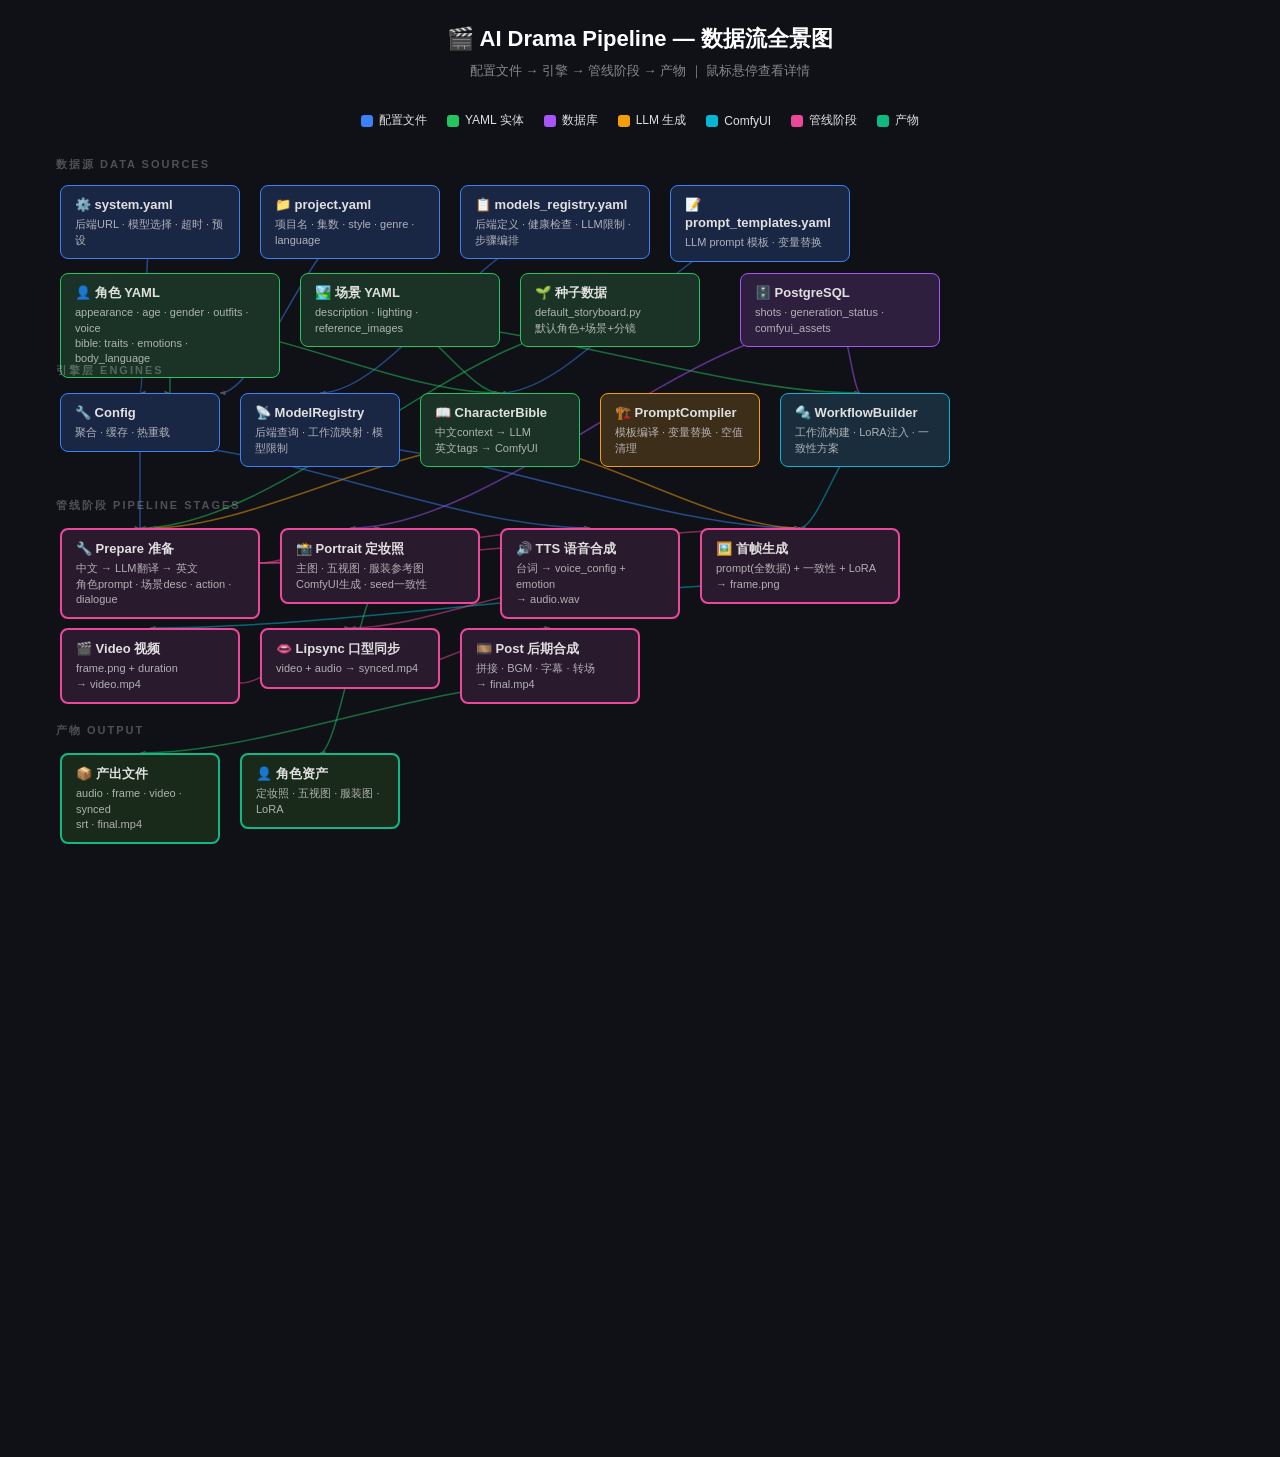
<file: docs/data-flow.html>
<!DOCTYPE html>
<html lang="zh">
<head>
<meta charset="UTF-8">
<title>AI Drama Pipeline — 数据流全景图</title>
<style>
  * { margin: 0; padding: 0; box-sizing: border-box; }
  body { font-family: -apple-system, 'PingFang SC', 'Microsoft YaHei', sans-serif; background: #0f1117; color: #e0e0e0; padding: 24px; min-height: 100vh; }
  h1 { text-align: center; font-size: 22px; margin-bottom: 8px; color: #fff; }
  .subtitle { text-align: center; font-size: 13px; color: #888; margin-bottom: 32px; }
  .legend { display: flex; justify-content: center; gap: 20px; margin-bottom: 24px; flex-wrap: wrap; }
  .legend-item { display: flex; align-items: center; gap: 6px; font-size: 12px; }
  .legend-dot { width: 12px; height: 12px; border-radius: 3px; }

  .canvas { position: relative; max-width: 1200px; margin: 0 auto; }

  /* ── 节点 ── */
  .node { position: absolute; border-radius: 8px; padding: 10px 14px; font-size: 12px; line-height: 1.4; cursor: pointer; transition: transform .15s, box-shadow .15s; }
  .node:hover { transform: scale(1.04); box-shadow: 0 0 20px rgba(255,255,255,.12); z-index: 10; }
  .node-title { font-weight: 700; font-size: 13px; margin-bottom: 3px; }
  .node-desc { font-size: 11px; opacity: .75; }

  /* 类型配色 */
  .src-config   { background: #1a2744; border: 1.5px solid #3b82f6; }
  .src-yaml     { background: #1a3326; border: 1.5px solid #22c55e; }
  .src-db       { background: #2d1f3d; border: 1.5px solid #a855f7; }
  .src-llm      { background: #3d2e1a; border: 1.5px solid #f59e0b; }
  .src-comfyui  { background: #1a2d3d; border: 1.5px solid #06b6d4; }
  .stage        { background: #2a1a2e; border: 2px solid #ec4899; }
  .output       { background: #1a2a1a; border: 2px solid #10b981; }

  /* ── 箭头 SVG ── */
  .arrows { position: absolute; top: 0; left: 0; width: 100%; height: 100%; pointer-events: none; }
  .arrow { stroke-width: 1.5; fill: none; opacity: .5; }
  .arrow:hover { opacity: 1; }
  .arrow-blue   { stroke: #3b82f6; }
  .arrow-green  { stroke: #22c55e; }
  .arrow-purple { stroke: #a855f7; }
  .arrow-amber  { stroke: #f59e0b; }
  .arrow-cyan   { stroke: #06b6d4; }
  .arrow-pink   { stroke: #ec4899; }

  .arrowhead { fill: #555; }

  /* 分区标题 */
  .zone-label { position: absolute; font-size: 11px; font-weight: 700; text-transform: uppercase; letter-spacing: 2px; opacity: .3; }

  /* Tooltip */
  .tooltip { display: none; position: fixed; background: #1e293b; border: 1px solid #475569; border-radius: 8px; padding: 12px 16px; font-size: 12px; max-width: 320px; z-index: 100; box-shadow: 0 8px 32px rgba(0,0,0,.5); pointer-events: none; }
  .tooltip.show { display: block; }
  .tooltip h4 { color: #fff; margin-bottom: 6px; font-size: 13px; }
  .tooltip code { background: #334155; padding: 1px 5px; border-radius: 3px; font-size: 11px; }
</style>
</head>
<body>

<h1>🎬 AI Drama Pipeline — 数据流全景图</h1>
<p class="subtitle">配置文件 → 引擎 → 管线阶段 → 产物 ｜ 鼠标悬停查看详情</p>

<div class="legend">
  <div class="legend-item"><div class="legend-dot" style="background:#3b82f6"></div>配置文件</div>
  <div class="legend-item"><div class="legend-dot" style="background:#22c55e"></div>YAML 实体</div>
  <div class="legend-item"><div class="legend-dot" style="background:#a855f7"></div>数据库</div>
  <div class="legend-item"><div class="legend-dot" style="background:#f59e0b"></div>LLM 生成</div>
  <div class="legend-item"><div class="legend-dot" style="background:#06b6d4"></div>ComfyUI</div>
  <div class="legend-item"><div class="legend-dot" style="background:#ec4899"></div>管线阶段</div>
  <div class="legend-item"><div class="legend-dot" style="background:#10b981"></div>产物</div>
</div>

<div class="canvas" id="canvas" style="height:1280px">
  <svg class="arrows" id="arrows"></svg>

  <!-- ═══ 数据源区 ═══ -->
  <div class="zone-label" style="left:16px;top:4px">数据源 DATA SOURCES</div>

  <!-- 配置文件 -->
  <div class="node src-config" style="left:20px;top:32px;width:180px" data-tip="system.yaml|系统全局配置：ComfyUI/TTS/LLM 后端 URL、模型选择、超时、一致性方案、预设（styles/genres/shot_types/cameras/emotions）。Config 类带 mtime 缓存，文件变化自动重载。<br><br>路径: config/system.yaml">
    <div class="node-title">⚙️ system.yaml</div>
    <div class="node-desc">后端URL · 模型选择 · 超时 · 预设</div>
  </div>

  <div class="node src-config" style="left:220px;top:32px;width:180px" data-tip="project.yaml|项目级配置：项目名、集数、风格、题材、语言。<br>覆盖 system.yaml（深度合并）。<br><br>路径: projects/default/config/project.yaml">
    <div class="node-title">📁 project.yaml</div>
    <div class="node-desc">项目名 · 集数 · style · genre · language</div>
  </div>

  <div class="node src-config" style="left:420px;top:32px;width:190px" data-tip="models_registry.yaml|所有后端元数据的唯一真相来源：<br>- tts_backends（5种TTS）<br>- lipsync_backends（2种）<br>- llm_backends（openai/ollama）<br>- image_backends（sd15/flux/cosmos/hidream）<br>- video_backends（animatediff/cogvideox/cosmos）<br>- consistency_methods（ip_adapter/pulid_flux）<br>- services（comfyui/redis/celery/ffmpeg/seko/training）<br>- llm_models（模型限制表）<br>- pipeline_steps（步骤编排）<br><br>路径: config/models_registry.yaml">
    <div class="node-title">📋 models_registry.yaml</div>
    <div class="node-desc">后端定义 · 健康检查 · LLM限制 · 步骤编排</div>
  </div>

  <div class="node src-config" style="left:630px;top:32px;width:180px" data-tip="prompt_templates.yaml|所有 LLM prompt 的单一数据源：<br>- first_frame_tag / first_frame_natural<br>- appearance_prompt_system<br>- translate_system / batch_translate_system<br>- import_prompt_setup / import_prompt_shots<br>- storyboard_system / character_system / scene_system<br><br>变量: ${variable}，从 presets 动态读取<br><br>路径: config/prompt_templates.yaml">
    <div class="node-title">📝 prompt_templates.yaml</div>
    <div class="node-desc">LLM prompt 模板 · 变量替换</div>
  </div>

  <!-- YAML 实体 -->
  <div class="node src-yaml" style="left:20px;top:120px;width:220px" data-tip="角色 YAML|每个角色一个文件，结构：<br><br>character:<br>  id, name, gender, age<br>  appearance (中文外貌)<br>  appearance_prompt_en (英文生图prompt)<br>  body_features (伤疤/纹身等)<br>  outfits: {default: {description, reference_images}}<br>  voice: {reference_audio, speaker, ...}<br>  bible:<br>    core_traits, speech_patterns<br>    relationships, emotional_range<br>    body_language, habits, taboos<br><br>路径: projects/default/config/characters/*.yaml">
    <div class="node-title">👤 角色 YAML</div>
    <div class="node-desc">appearance · age · gender · outfits · voice<br>bible: traits · emotions · body_language</div>
  </div>

  <div class="node src-yaml" style="left:260px;top:120px;width:200px" data-tip="场景 YAML|每个场景一个文件，结构：<br><br>scene:<br>  id, name<br>  description (中文场景描述)<br>  description_en (英文描述，prepare生成)<br>  lighting (光照描述)<br>  lighting_en (英文光照，prepare生成)<br>  reference_images: []<br><br>路径: projects/default/config/scenes/*.yaml">
    <div class="node-title">🏞️ 场景 YAML</div>
    <div class="node-desc">description · lighting · reference_images</div>
  </div>

  <div class="node src-yaml" style="left:480px;top:120px;width:180px" data-tip="种子数据 default_storyboard.py|新项目初始化时自动写入DB的默认数据：<br>- 2个角色（林夏+顾辰）含完整bible<br>- 2个场景（客厅+街道）<br>- 8个镜头的分镜表<br><br>路径: config/default_storyboard.py">
    <div class="node-title">🌱 种子数据</div>
    <div class="node-desc">default_storyboard.py<br>默认角色+场景+分镜</div>
  </div>

  <!-- 数据库 -->
  <div class="node src-db" style="left:700px;top:120px;width:200px" data-tip="PostgreSQL 数据库|三张核心表：<br><br><b>shots</b> — 分镜表<br>PK: (project, episode, shot_id)<br>字段: scene_name, characters, action, dialogue,<br>action_en, dialogue_en, camera, shot_type,<br>duration, emotion, outfit<br><br><b>generation_status</b> — 生成状态<br>UNIQUE: (project, episode, shot_id, stage)<br>stage: tts/first_frame/video/lipsync<br>status: pending/running/done/error/skipped<br><br><b>comfyui_assets</b> — 资源跟踪<br>跟踪哪些文件已上传到哪些ComfyUI服务器<br><br>连接池: PgPool（AI_DRAMA_DB_DSN）">
    <div class="node-title">🗄️ PostgreSQL</div>
    <div class="node-desc">shots · generation_status · comfyui_assets</div>
  </div>

  <!-- ═══ 引擎区 ═══ -->
  <div class="zone-label" style="left:16px;top:210px">引擎层 ENGINES</div>

  <div class="node src-config" style="left:20px;top:240px;width:160px" data-tip="Config 类 (infra/config.py)|配置聚合器：<br>1. 加载 models_registry 默认值<br>2. 深度合并 system.yaml<br>3. 深度合并 project.yaml<br>4. mtime 缓存，文件变化自动重载<br>5. 必填字段校验 + 范围校验<br><br>提供: cfg.get('dotted.key', default)">
    <div class="node-title">🔧 Config</div>
    <div class="node-desc">聚合 · 缓存 · 热重载</div>
  </div>

  <div class="node src-config" style="left:200px;top:240px;width:160px" data-tip="ModelRegistry (flow/model_registry.py)|模型注册表单例：<br>从 models_registry.yaml 加载所有后端元数据。<br>提供查询接口：<br>- get_backend(service, name)<br>- get_image_workflow(backend)<br>- get_prompt_style(backend)<br>- get_consistency_default(backend)<br>- get_model_limits(model_name)<br>- get_frame_params(video_backend)">
    <div class="node-title">📡 ModelRegistry</div>
    <div class="node-desc">后端查询 · 工作流映射 · 模型限制</div>
  </div>

  <div class="node src-yaml" style="left:380px;top:240px;width:160px" data-tip="CharacterBible (engines/character_bible.py)|角色圣经管理器：<br>- get_context(char_id) → 中文摘要，注入LLM prompt<br>- get_tags(char_id) → 英文tag，注入ComfyUI prompt<br>缓存带mtime检查，YAML修改后自动重载。<br>深度合并 bible + bible_en（en覆盖zh）">
    <div class="node-title">📖 CharacterBible</div>
    <div class="node-desc">中文context → LLM<br>英文tags → ComfyUI</div>
  </div>

  <div class="node src-llm" style="left:560px;top:240px;width:160px" data-tip="PromptCompiler (engines/prompt_compiler.py)|Mustache风格prompt模板编译器：<br>- 从 prompt_templates.yaml 加载模板<br>- ${variable} / {{variable}} 变量替换<br>- 空值自动清理多余标点<br>- compile_first_frame(): 编译首帧prompt<br>  注入: style, genre, scene(+lighting),<br>  character(+age), action(+body_language),<br>  emotion(+emotional_range), shot_type, camera">
    <div class="node-title">🏗️ PromptCompiler</div>
    <div class="node-desc">模板编译 · 变量替换 · 空值清理</div>
  </div>

  <div class="node src-comfyui" style="left:740px;top:240px;width:170px" data-tip="WorkflowBuilder (engines/workflow_builder.py)|ComfyUI工作流构建器：<br>1. 加载工作流JSON模板<br>2. 构建prompt（调用PromptCompiler）<br>3. 注入角色一致性（LoRA/IP-Adapter/PuLID）<br>4. 注入风格LoRA + 全局LoRA<br>5. 注入场景参考图<br>6. GPU适配（分辨率/步数）<br>7. 动态计算视频帧数(duration×fps)">
    <div class="node-title">🔩 WorkflowBuilder</div>
    <div class="node-desc">工作流构建 · LoRA注入 · 一致性方案</div>
  </div>

  <!-- ═══ 管线阶段区 ═══ -->
  <div class="zone-label" style="left:16px;top:345px">管线阶段 PIPELINE STAGES</div>

  <!-- Prepare -->
  <div class="node stage" style="left:20px;top:375px;width:200px" data-tip="🔧 准备阶段 (prepare)|输入: 角色YAML(中文) + 场景YAML(中文) + 分镜DB(中文)<br><br>执行顺序:<br>progress 40% 批量翻译:<br>  1. outfits → description_en<br>  2. 场景 → description_en + lighting_en<br>  3. 分镜 → action_en + dialogue_en<br>  4. bible 字段 → bible_en<br>progress 80% 回写翻译结果到 YAML + DB<br>progress 90% 视角 prompt 生成:<br>  appearance (中文) → appearance_prompt_en (AI绘图格式)<br>  + body_features (伤疤/纹身提取)<br><br>注意: appearance 不参与批量翻译，由视角prompt专门处理<br>自适应分批: AdaptiveBatchProcessor<br>失败重试: 小批次 → 逐条兜底<br><br>输出: 更新角色/场景YAML + DB的_en字段">
    <div class="node-title">🔧 Prepare 准备</div>
    <div class="node-desc">中文 → LLM翻译 → 英文<br>角色prompt · 场景desc · action · dialogue</div>
  </div>

  <!-- Portrait -->
  <div class="node stage" style="left:240px;top:375px;width:200px" data-tip="📸 定妆照生成 (portrait)|输入: 角色YAML(appearance_prompt_en + outfits)<br><br>处理:<br>1. 主定妆照: WorkflowBuilder.build_first_frame()<br>   → ComfyUI生成 → cover.png<br>2. 五视图: front/left_side/right_side/back/three_quarter<br>3. 服装图: 每套outfit生成独立参考图<br><br>一致性: 同seed控制<br>自动触发: build_first_frame发现无cover.png时<br><br>输出: assets/characters/{id}/cover.png + views/ + outfits/">
    <div class="node-title">📸 Portrait 定妆照</div>
    <div class="node-desc">主图 · 五视图 · 服装参考图<br>ComfyUI生成 · seed一致性</div>
  </div>

  <!-- TTS -->
  <div class="node stage" style="left:460px;top:375px;width:180px" data-tip="🔊 语音合成 (tts)|输入: shot.dialogue + 角色YAML(voice + bible)<br><br>处理:<br>1. parse_dialogue() 解析台词<br>2. _build_voice_config():<br>   - bible.core_traits → voice_config<br>   - voice.{reference_audio, speaker}<br>   - bible.voice_description<br>3. tts.synthesize(text, voice_config, emotion, language)<br>4. 多条台词: 逐条合成 → concat_wav()<br><br>language 从 project.language 读取（非shot级）<br><br>输出: output/e01/s{shot_id}/audio.wav">
    <div class="node-title">🔊 TTS 语音合成</div>
    <div class="node-desc">台词 → voice_config + emotion<br>→ audio.wav</div>
  </div>

  <!-- First Frame -->
  <div class="node stage" style="left:660px;top:375px;width:200px" data-tip="🖼️ 首帧生成 (first_frame)|输入: shot数据 + 角色desc + 场景desc + bible<br><br>处理:<br>1. _build_first_frame_prompt():<br>   - load_scene() → scene_data(lighting)<br>   - bible.load() → emotional_range + body_language<br>   - get_view_appearance(age + gender + view)<br>   - PromptCompiler.compile_first_frame(全部数据)<br>2. set_clip_text_prompts(positive, negative)<br>3. 注入一致性: LoRA + IP-Adapter/PuLID<br>4. 注入风格LoRA + 全局LoRA<br>5. ComfyUI生成<br><br>输出: output/e01/s{shot_id}/frame.png">
    <div class="node-title">🖼️ 首帧生成</div>
    <div class="node-desc">prompt(全数据) + 一致性 + LoRA<br>→ frame.png</div>
  </div>

  <!-- Video -->
  <div class="node stage" style="left:20px;top:475px;width:180px" data-tip="🎬 视频生成 (video)|输入: frame.png + shot.duration<br><br>处理:<br>1. build_video():<br>   - 设置首帧图到LoadImage节点<br>   - _apply_duration(): duration × fps → video_frames<br>   - 注入风格LoRA<br>2. ComfyUI img2video<br><br>输出: output/e01/s{shot_id}/video.mp4">
    <div class="node-title">🎬 Video 视频</div>
    <div class="node-desc">frame.png + duration<br>→ video.mp4</div>
  </div>

  <!-- Lipsync -->
  <div class="node stage" style="left:220px;top:475px;width:180px" data-tip="👄 口型同步 (lipsync)|输入: video.mp4 + audio.wav<br><br>处理:<br>MuseTalk/Wav2Lip:<br>将音频口型同步到视频人物嘴部<br><br>输出: output/e01/s{shot_id}/synced.mp4">
    <div class="node-title">👄 Lipsync 口型同步</div>
    <div class="node-desc">video + audio → synced.mp4</div>
  </div>

  <!-- Post -->
  <div class="node stage" style="left:420px;top:475px;width:180px" data-tip="🎞️ 后期合成 (post)|输入: synced.mp4 + audio.wav + 字幕<br><br>处理:<br>1. 所有镜头视频拼接<br>2. BGM配乐混合<br>3. SRT字幕烧录（支持双语）<br>4. 转场效果（crossfade等）<br>5. 可选: 竖屏裁剪<br><br>输出: output/e01/episode_01_final.mp4">
    <div class="node-title">🎞️ Post 后期合成</div>
    <div class="node-desc">拼接 · BGM · 字幕 · 转场<br>→ final.mp4</div>
  </div>

  <!-- ═══ 产物区 ═══ -->
  <div class="zone-label" style="left:16px;top:570px">产物 OUTPUT</div>

  <div class="node output" style="left:20px;top:600px;width:160px" data-tip="最终产物|output/e01/<br>├─ s001/<br>│  ├─ audio.wav (TTS音频)<br>│  ├─ frame.png (首帧图)<br>│  ├─ video.mp4 (生成视频)<br>│  └─ synced.mp4 (口型同步)<br>├─ s002/...<br>├─ episode_01.srt (字幕)<br>└─ episode_01_final.mp4 (成片)">
    <div class="node-title">📦 产出文件</div>
    <div class="node-desc">audio · frame · video · synced<br>srt · final.mp4</div>
  </div>

  <div class="node output" style="left:200px;top:600px;width:160px" data-tip="角色资产|assets/characters/{id}/<br>├─ cover.png (主定妆照)<br>├─ views/ (五视图)<br>│  ├─ front.png<br>│  ├─ left_side.png<br>│  ├─ right_side.png<br>│  ├─ back.png<br>│  └─ three_quarter.png<br>├─ {outfit_key}/cover.png (服装图)<br>└─ lora/ (LoRA模型)">
    <div class="node-title">👤 角色资产</div>
    <div class="node-desc">定妆照 · 五视图 · 服装图 · LoRA</div>
  </div>

  <!-- ═══ 箭头连接 ═══ -->
  <!-- 用JS绘制 -->

</div>

<!-- Tooltip -->
<div class="tooltip" id="tooltip"></div>

<script>
// ── 箭头绘制 ──
const svg = document.getElementById('arrows');
function drawArrow(x1, y1, x2, y2, cls) {
  const path = document.createElementNS('http://www.w3.org/2000/svg', 'path');
  const mx = (x1 + x2) / 2, my = (y1 + y2) / 2;
  // 简单贝塞尔曲线
  const dx = x2 - x1, dy = y2 - y1;
  const cx1 = x1 + dx * 0.3, cy1 = y1;
  const cx2 = x2 - dx * 0.3, cy2 = y2;
  path.setAttribute('d', `M${x1},${y1} C${cx1},${cy1} ${cx2},${cy2} ${x2},${y2}`);
  path.setAttribute('class', `arrow ${cls}`);
  // 箭头
  const angle = Math.atan2(y2 - cy2, x2 - cx2);
  const al = 6;
  const ax1 = x2 - al * Math.cos(angle - 0.4);
  const ay1 = y2 - al * Math.sin(angle - 0.4);
  const ax2 = x2 - al * Math.cos(angle + 0.4);
  const ay2 = y2 - al * Math.sin(angle + 0.4);
  const marker = document.createElementNS('http://www.w3.org/2000/svg', 'polygon');
  marker.setAttribute('points', `${x2},${y2} ${ax1},${ay1} ${ax2},${ay2}`);
  marker.setAttribute('class', 'arrowhead');
  svg.appendChild(path);
  svg.appendChild(marker);
}

// ── 连接线 ──
// Config → Config聚合
drawArrow(110, 80, 100, 240, 'arrow-blue');
drawArrow(310, 80, 180, 240, 'arrow-blue');
drawArrow(515, 80, 280, 240, 'arrow-blue');
drawArrow(720, 80, 460, 240, 'arrow-blue');

// YAML实体 → 引擎
drawArrow(130, 170, 130, 240, 'arrow-green');   // 角色 → Config
drawArrow(130, 170, 460, 240, 'arrow-green');   // 角色 → PromptCompiler
drawArrow(360, 170, 460, 240, 'arrow-green');   // 场景 → PromptCompiler
drawArrow(360, 170, 820, 240, 'arrow-green');   // 场景 → WorkflowBuilder
drawArrow(570, 170, 100, 375, 'arrow-green');   // 种子 → Prepare

// DB → 引擎
drawArrow(800, 170, 820, 240, 'arrow-purple');  // DB → WorkflowBuilder
drawArrow(800, 170, 310, 375, 'arrow-purple');  // DB → Portrait

// 引擎 → 管线
drawArrow(100, 290, 100, 375, 'arrow-blue');    // Config → Prepare
drawArrow(280, 290, 760, 375, 'arrow-blue');    // ModelRegistry → FirstFrame
drawArrow(460, 290, 760, 375, 'arrow-amber');   // PromptCompiler → FirstFrame
drawArrow(820, 290, 760, 375, 'arrow-cyan');    // WorkflowBuilder → FirstFrame
drawArrow(460, 290, 110, 375, 'arrow-amber');   // PromptCompiler → Prepare
drawArrow(100, 290, 550, 375, 'arrow-blue');    // Config → TTS

// Prepare → 下游
drawArrow(220, 410, 340, 375, 'arrow-pink');    // Prepare → Portrait(prompt_en)
drawArrow(220, 410, 760, 375, 'arrow-pink');    // Prepare → FirstFrame(prompt_en)
drawArrow(220, 410, 550, 375, 'arrow-pink');    // Prepare → TTS(dialogue_en)

// 首帧 → 视频
drawArrow(760, 430, 110, 475, 'arrow-cyan');    // FirstFrame → Video
// 视频 → 口型
drawArrow(200, 530, 310, 475, 'arrow-pink');    // Video → Lipsync
// TTS → 口型
drawArrow(550, 430, 310, 475, 'arrow-pink');    // TTS → Lipsync
// 口型 → 后期
drawArrow(310, 530, 510, 475, 'arrow-pink');    // Lipsync → Post

// 后期 → 产物
drawArrow(510, 530, 100, 600, 'arrow-green');   // Post → 产出文件
drawArrow(340, 430, 280, 600, 'arrow-green');   // Portrait → 角色资产

// ── Tooltip ──
const tooltip = document.getElementById('tooltip');
document.querySelectorAll('.node[data-tip]').forEach(node => {
  node.addEventListener('mouseenter', e => {
    const [title, body] = node.dataset.tip.split('|');
    tooltip.innerHTML = `<h4>${title}</h4><div>${body.replace(/\n/g,'<br>')}</div>`;
    tooltip.classList.add('show');
  });
  node.addEventListener('mousemove', e => {
    tooltip.style.left = (e.clientX + 16) + 'px';
    tooltip.style.top = (e.clientY + 16) + 'px';
  });
  node.addEventListener('mouseleave', () => tooltip.classList.remove('show'));
});
</script>
</body>
</html>
</file>
